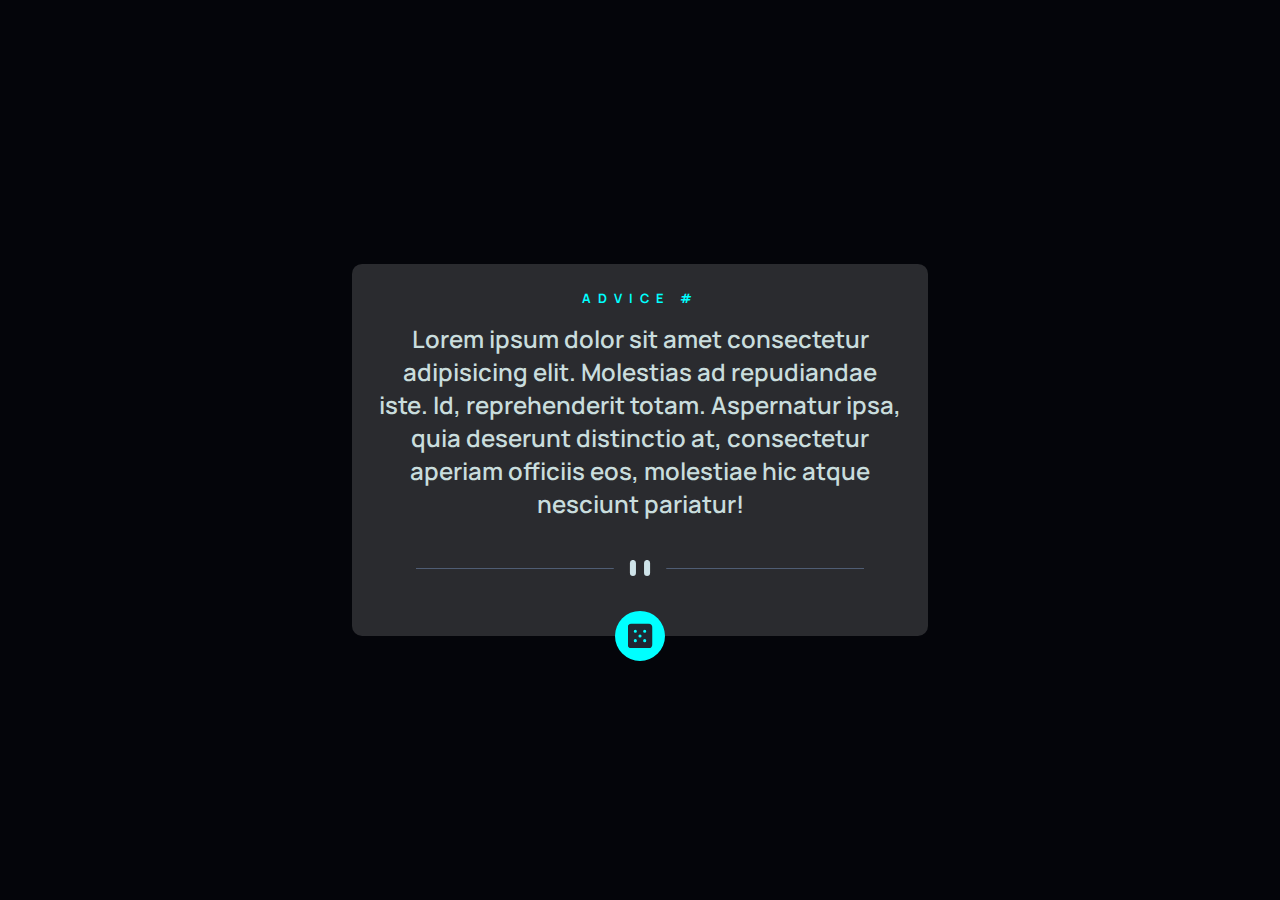
<file: advice generator/index.html>
<!DOCTYPE html>
<html lang="en">
<head>
    <meta charset="UTF-8">
    <meta http-equiv="X-UA-Compatible" content="IE=edge">
    <meta name="viewport" content="width=device-width, initial-scale=1.0">
    <title>Document</title>
    <link rel="stylesheet" href="style.css">
    <link rel="preconnect" href="https://fonts.googleapis.com">
<link rel="preconnect" href="https://fonts.gstatic.com" crossorigin>
<link href="https://fonts.googleapis.com/css2?family=Manrope:wght@300;400;600&display=swap" rel="stylesheet">
</head>
<body>
    <div class="content">
        <h1 class="title">Advice # </h1>

        <p class="advice">
            Lorem ipsum dolor sit amet consectetur adipisicing elit. Molestias ad repudiandae iste. Id, reprehenderit totam. Aspernatur ipsa, quia deserunt distinctio at, consectetur aperiam officiis eos, molestiae hic atque nesciunt pariatur!
        </p>

        <img class="line" src="images/pattern-divider-desktop.svg">
        <div class="icon-dice generator"><img src="images/icon-dice.svg"></div>
    </div>


    <script src="script.js"></script>
</body>
</html>
</file>
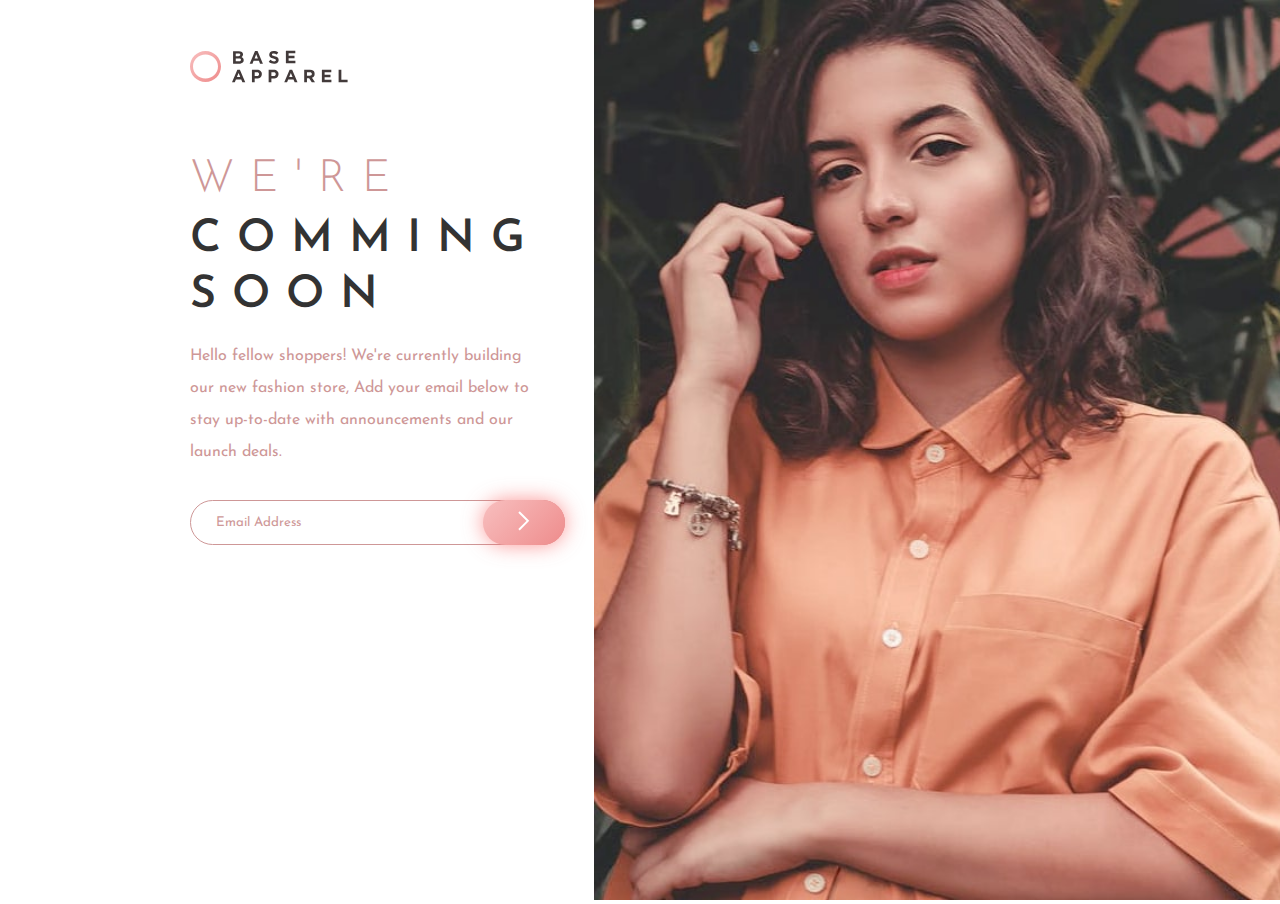
<file: base apparel coming soon page hub/index.html>
<!DOCTYPE html>
<html lang="en">
<head>
    <meta charset="UTF-8">
    <meta http-equiv="X-UA-Compatible" content="IE=edge">
    <meta name="viewport" content="width=device-width, initial-scale=1.0">
    <title>Document</title>
    <link rel="stylesheet" href="style.css">
    <link rel="preconnect" href="https://fonts.googleapis.com">
<link rel="preconnect" href="https://fonts.gstatic.com" crossorigin>
<link href="https://fonts.googleapis.com/css2?family=Josefin+Sans:wght@300;400;600&display=swap" rel="stylesheet">
</head>
<body>
    
    <main>
        <div class="logo">
                <img src="images/logo.svg">
        </div>

        <h1>We're</h1>
        <h2>Comming<br>soon</h2>

        <p>
            Hello fellow shoppers! We're currently building our new fashion store, Add your email below to stay up-to-date with announcements and our launch deals.
        </p>

        <div class="email-area">
            <form>
                <input type="email" id="email" placeholder="Email Address" required>
                <img src="images/icon-error.svg" class="errorimg">
                <button id="btn-email"><img src="images/icon-arrow.svg"></button>
            </form>
        </div>
        <p class="error"></p>

    </main>


    <div class="image">
        <picture>
            <source media="(max-width: 1025px)" srcset="images/hero-mobile.jpg">
            <img src="images/hero-desktop.jpg">
        </picture>
    </div>



    <script src="script.js"></script>
</body>
</html>
</file>
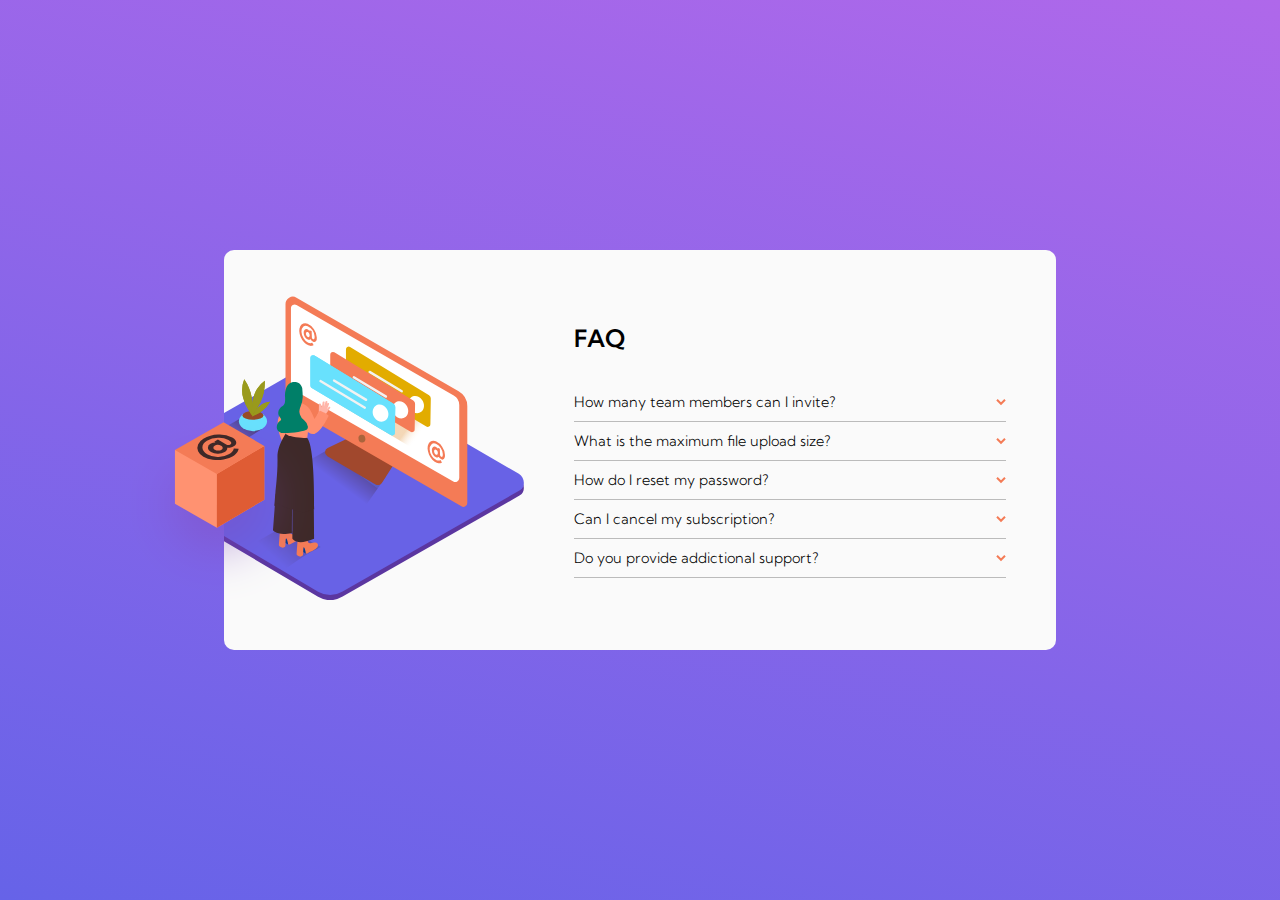
<file: faq-accordion-card/index.html>
<!DOCTYPE html>
<html lang="en">
<head>
    <meta charset="UTF-8">
    <meta http-equiv="X-UA-Compatible" content="IE=edge">
    <meta name="viewport" content="width=device-width, initial-scale=1.0">
    <title>Document</title>
    <link rel="stylesheet" href="style.css">
    <link rel="preconnect" href="https://fonts.googleapis.com">
<link rel="preconnect" href="https://fonts.gstatic.com" crossorigin>
<link href="https://fonts.googleapis.com/css2?family=Kumbh+Sans:wght@300;500;600&display=swap" rel="stylesheet">
</head>
<body>
    <section class="content">
        <div class="left-section">
            <div class="image">
                <img src="images/illustration-woman-online-desktop.svg" alt="">
            </div>
            <img class="box-img" src="images/illustration-box-desktop.svg" alt="">
        </div>

        <div class="right-section">
            <div class="faq-card">
                <h1>faq</h1>
                <div class="accordion">
                    <div class="accordion-item">
                        <div class="accordion-header">
                            How many team members can I invite?
                            <img src="images/icon-arrow-down.svg" alt="">
                        </div>
                        <div class="accordion-content">
                            Lorem ipsum dolor sit amet consectetur adipisicing elit. Consequatur architecto dignissimos voluptas quo provident
                            <img src="images/icon-arrow-down.svg" alt="">
                        </div>
                    </div>
                    <div class="accordion-item">
                        <div class="accordion-header">
                            What is the maximum file upload size?
                            <img src="images/icon-arrow-down.svg" alt="">
                        </div>
                        <div class="accordion-content">
                            Lorem ipsum dolor sit amet consectetur adipisicing elit. Consequatur architecto dignissimos voluptas quo provident
                            <img src="images/icon-arrow-down.svg" alt="">
                        </div>
                    </div>
                    <div class="accordion-item">
                        <div class="accordion-header">
                            How do I reset my password?
                            <img src="images/icon-arrow-down.svg" alt="">
                        </div>
                        <div class="accordion-content">
                            Lorem ipsum dolor sit amet consectetur adipisicing elit. Consequatur architecto dignissimos voluptas quo provident
                            <img src="images/icon-arrow-down.svg" alt="">
                        </div>
                    </div>
                    <div class="accordion-item">
                        <div class="accordion-header">
                            Can I cancel my subscription?
                            <img src="images/icon-arrow-down.svg" alt="">
                        </div>
                        <div class="accordion-content">
                            Lorem ipsum dolor sit amet consectetur adipisicing elit. Consequatur architecto dignissimos voluptas quo provident
                            <img src="images/icon-arrow-down.svg" alt="">
                        </div>
                    </div>
                    <div class="accordion-item">
                        <div class="accordion-header">
                            Do you provide addictional support?
                            <img src="images/icon-arrow-down.svg" alt="">
                        </div>
                        <div class="accordion-content">
                            Lorem ipsum dolor sit amet consectetur adipisicing elit. Consequatur architecto dignissimos voluptas quo provident
                            <img src="images/icon-arrow-down.svg" alt="">
                        </div>
                    </div>
                </div>
            </div>
        </div>
    </section>


    <script src="script.js"></script>
</body>
</html>
</file>
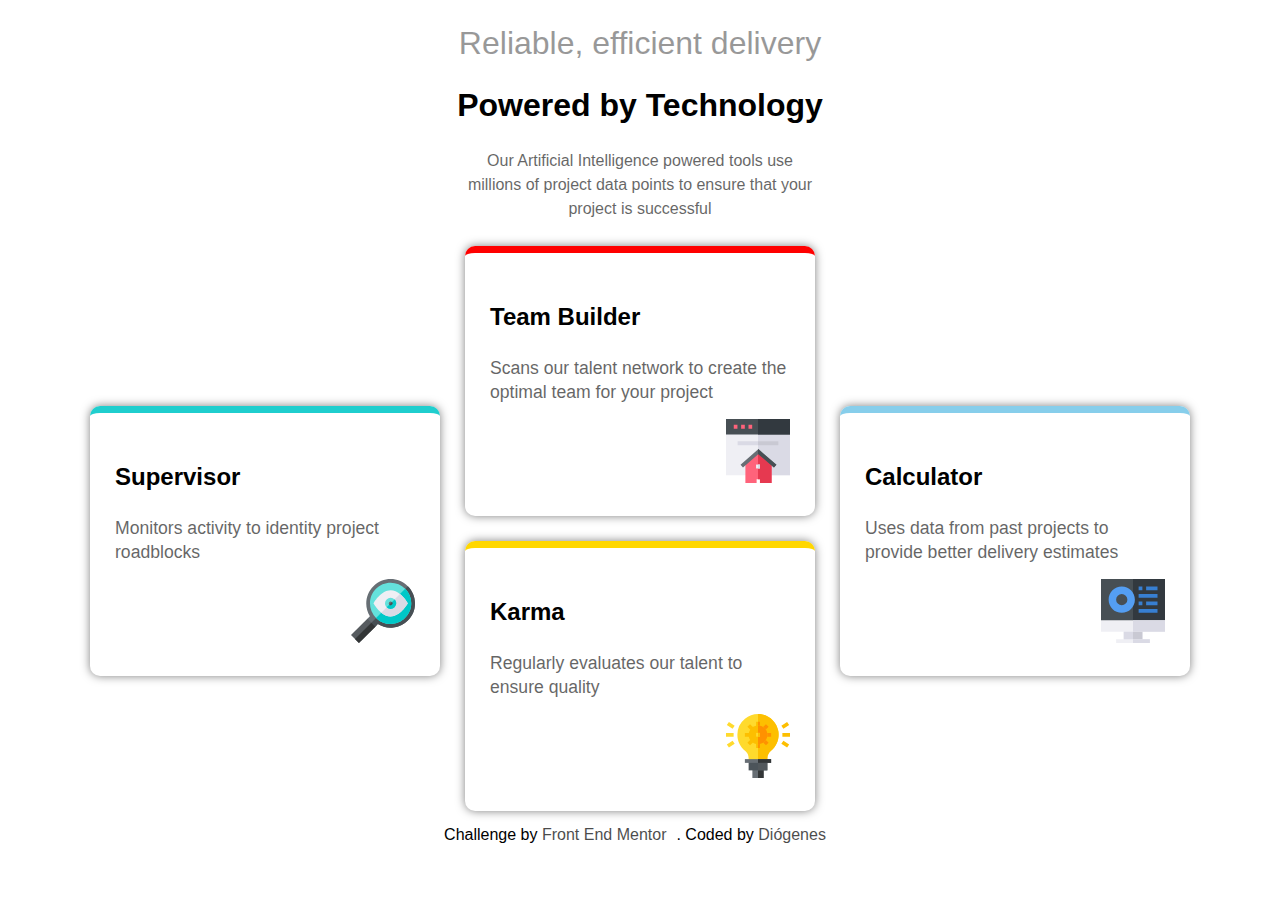
<file: four card feature section master/index.html>
<!DOCTYPE html>
<html lang="en">
<head>
    <meta charset="UTF-8">
    <meta http-equiv="X-UA-Compatible" content="IE=edge">
    <meta name="viewport" content="width=device-width, initial-scale=1.0">
    <title>Document</title>
    <link rel="stylesheet" href="style.css">
</head>
<body>
    <header>
        <h1>Reliable, efficient delivery</h1>
        <h2>Powered by Technology</h2>
        <p>Our Artificial Intelligence powered tools use millions of project data points to ensure that your project is successful</p>
    </header>

    <div class="cards">
        <div class="card card-cyan">
            <h1>Supervisor</h1>
            <p>Monitors activity to identity project roadblocks</p>
            <img src="images/icon-supervisor.svg">
        </div>
        <div class="card card-red">
            <h1>Team Builder</h1>
            <p>Scans our talent network to create the optimal team for your project
            </p>
            <img src="images/icon-team-builder.svg">
        </div>
        <div class="card card-yellow">
            <h1>Karma</h1>
            <p>Regularly evaluates our talent to ensure quality
            </p>
            <img src="images/icon-karma.svg">
        </div>
        <div class="card card-blue">
            <h1>Calculator</h1>
            <p>Uses data from past projects to provide better delivery estimates
            </p>
            <img src="images/icon-calculator.svg">
        </div>
    </div>

    <div class="copy">
        Challenge by <span>Front End Mentor</span>. Coded by <span>Diógenes</span>
    </div>
</body>
</html>
</file>
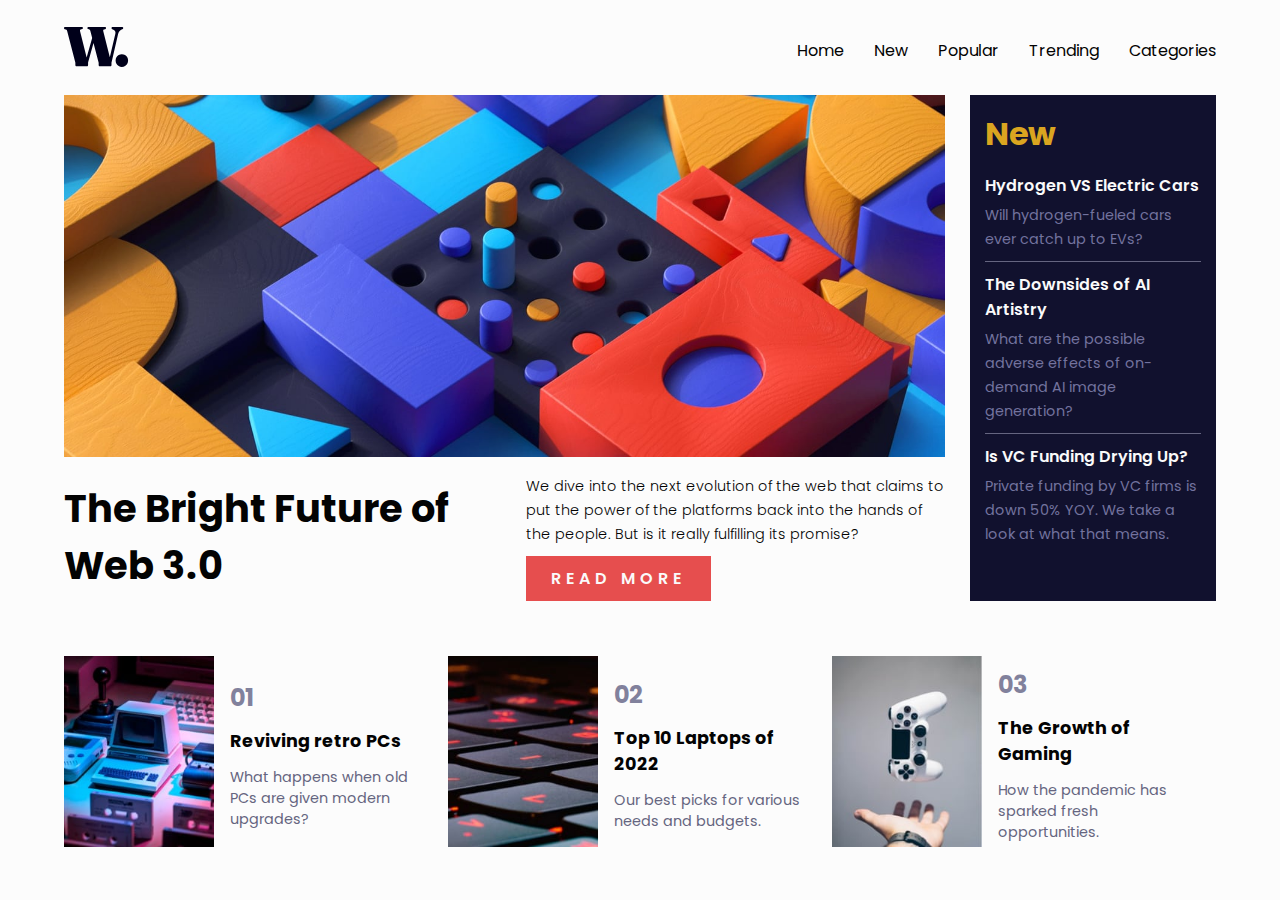
<file: news homepage main/index.html>
<!DOCTYPE html>
<html lang="en">
<head>
    <meta charset="UTF-8">
    <meta http-equiv="X-UA-Compatible" content="IE=edge">
    <meta name="viewport" content="width=device-width, initial-scale=1.0">
    <title>Document</title>
    <link rel="stylesheet" href="style.css">
    <link rel="preconnect" href="https://fonts.googleapis.com">
<link rel="preconnect" href="https://fonts.gstatic.com" crossorigin>
<link href="https://fonts.googleapis.com/css2?family=Poppins:wght@300;400;600;700&display=swap" rel="stylesheet">
</head>
<body>
    <header>
        <div class="logo">
            <img src="assets/images/logo.svg">
        </div>

        <nav>
            <ul>
                <li><a href="#">Home</a></li>
                <li><a href="#">New</a></li>
                <li><a href="#">Popular</a></li>
                <li><a href="#">Trending</a></li>
                <li><a href="#">Categories</a></li>
            </ul>
        </nav>

        <div class="mobile-icon">
            <img src="assets/images/icon-menu.svg">
        </div>
    </header>


    <section class="hero-section">
        <div class="main-content">
            <div class="image">
                <picture>
                    <source media="(max-width: 768px)" srcset="assets/images/image-web-3-mobile.jpg">
                    <img src="assets/images/image-web-3-desktop.jpg">
                </picture>
            </div>

            <article>
                <h1>The Bright Future of Web 3.0</h1>
                <div>
                    <p>
                        We dive into the next evolution of the web that claims to put the power of the platforms back into the hands of the people. But is it really fulfilling its promise?
                    </p>
                    <button>Read More</button>
                </div>
            </article>
        </div>

        <div class="new-content">
            <h1>New</h1>
            <article>
                <h1>Hydrogen VS Electric Cars</h1>
                <p>
                    Will hydrogen-fueled cars ever catch up to EVs?
                </p>
            </article>

            <article>
                <h1>
                    The Downsides of AI Artistry
                </h1>
                <p>
                    What are the possible adverse effects of on-demand AI image generation?
                </p>
            </article>

            <article>
                <h1>
                    Is VC Funding Drying Up?
                </h1>
                <p>
                    Private funding by VC firms is down 50% YOY. We take a look at what that means.
                </p>
            </article>
        </div>
    </section>


    <div class="cards">
        <article>
            <div class="img"><img src="assets/images/image-retro-pcs.jpg"></div>
            <div class="txt">
                <h2>01</h2>
                <h1>Reviving retro PCs</h1>
                <p>
                    What happens when old PCs are given modern upgrades?
                </p>
            </div>
        </article>

        <article>
            <div class="img"><img src="assets/images/image-top-laptops.jpg"></div>
            <div class="txt">
                <h2>02</h2>
                <h1>Top 10 Laptops of 2022</h1>
                <p>
                    Our best picks for various needs and budgets.
                </p>
            </div>
        </article>

        <article>
            <div class="img"><img src="assets/images/image-gaming-growth.jpg"></div>
            <div class="txt">
                <h2>03</h2>
                <h1>The Growth of Gaming</h1>
                <p>
                    How the pandemic has sparked fresh opportunities.
                </p>
            </div>
        </article>
    </div>


    <script src="script.js"></script>
</body>
</html>
</file>
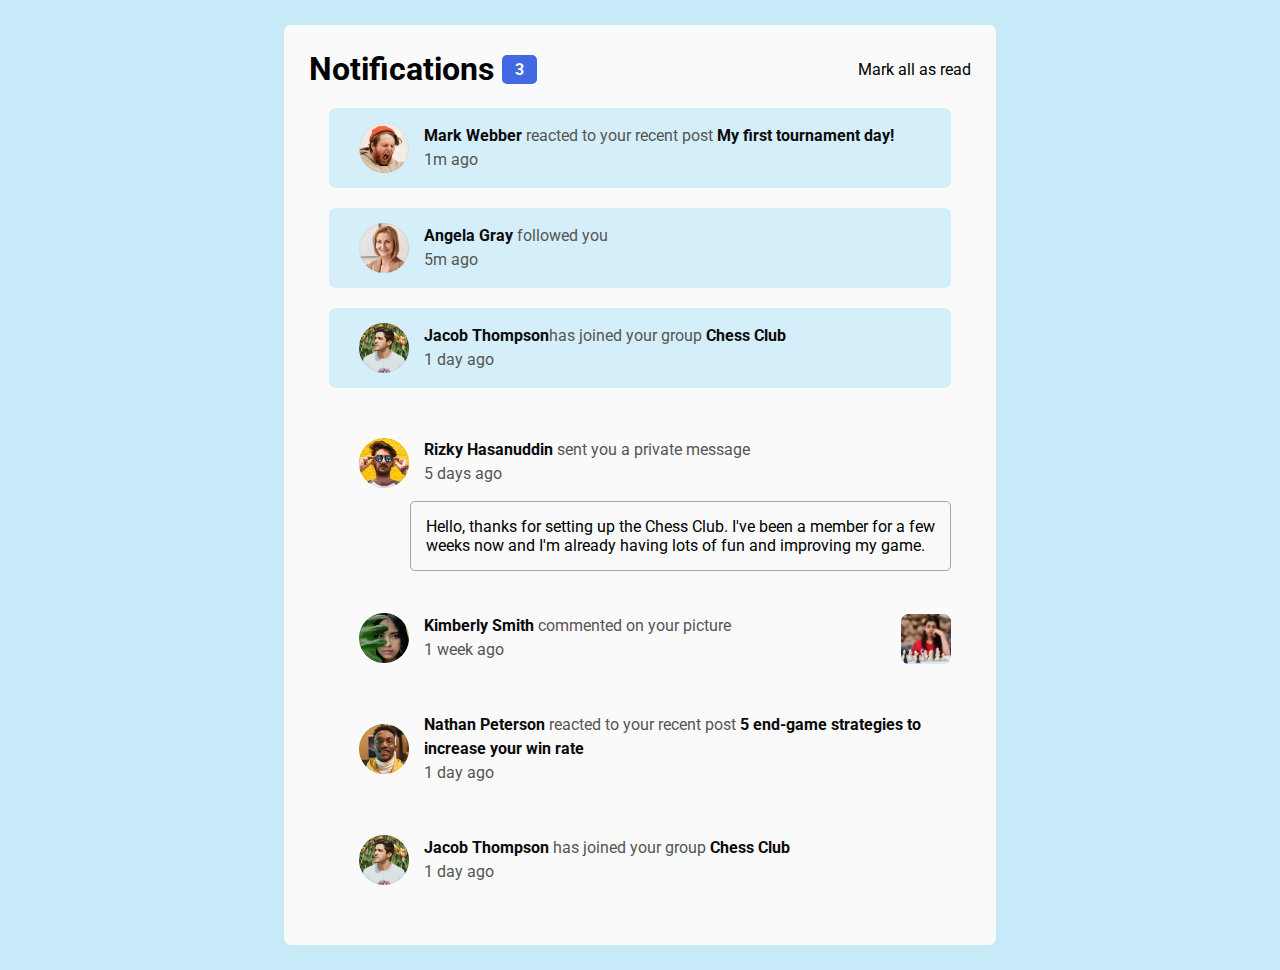
<file: notifications page/index.html>
<!DOCTYPE html>
<html lang="en">
<head>
    <meta charset="UTF-8">
    <meta http-equiv="X-UA-Compatible" content="IE=edge">
    <meta name="viewport" content="width=device-width, initial-scale=1.0">
    <title>Document</title>
    <link rel="stylesheet" href="style.css">
    <link rel="preconnect" href="https://fonts.googleapis.com">
<link rel="preconnect" href="https://fonts.gstatic.com" crossorigin>
<link href="https://fonts.googleapis.com/css2?family=Roboto:ital,wght@0,300;0,400;1,500&display=swap" rel="stylesheet">
</head>
<body>
    <main>
        <header>
            <div class="title">
                <h1>Notifications</h1>
                <span>3</span>
            </div>

            <button>Mark all as read</button>
        </header>

        <div class="notification not-read">
            <img src="images/avatar-mark-webber.webp">
            <p><strong>Mark Webber</strong> reacted to your recent post <strong>My first tournament day!</strong><br>1m ago</p>
        </div>

        <div class="notification not-read">
            <img src="images/avatar-angela-gray.webp">
            <p><strong>Angela Gray</strong> followed you<br>5m ago</p>
        </div>

        <div class="notification not-read">
            <img src="images/avatar-jacob-thompson.webp">
            <p><strong>Jacob Thompson</strong>has joined your group <strong>Chess Club</strong><br>1 day ago</p>
        </div>

        <div class="notification">
            <img src="images/avatar-rizky-hasanuddin.webp">
            <div>
                <p><strong>Rizky Hasanuddin</strong> sent you a private message<br>5 days ago</p>
                <div class="break"></div>
                <div class="message">
                    Hello, thanks for setting up the Chess Club. I've been a member for a few<br>weeks now and I'm already having lots of fun and improving my game.
                </div>
            </div>
        </div>

        <div class="notification">
            <img src="images/avatar-kimberly-smith.webp">
            <p><strong>Kimberly Smith </strong>commented on your picture <img class="chessimage" src="images/image-chess.webp"><br>1 week ago</p>
        </div>

        <div class="notification">
            <img src="images/avatar-nathan-peterson.webp">
            <p><strong>Nathan Peterson </strong> reacted to your recent post <strong>5 end-game strategies to<br>increase your win rate</strong><br>1 day ago</p>
        </div>

        <div class="notification">
            <img src="images/avatar-jacob-thompson.webp">
            <p><strong>Jacob Thompson </strong>has joined your group <strong>Chess Club</strong><br>1 day ago</p>
        </div>

    </main>


    <script src="script.js"></script>
</body>
</html>
</file>
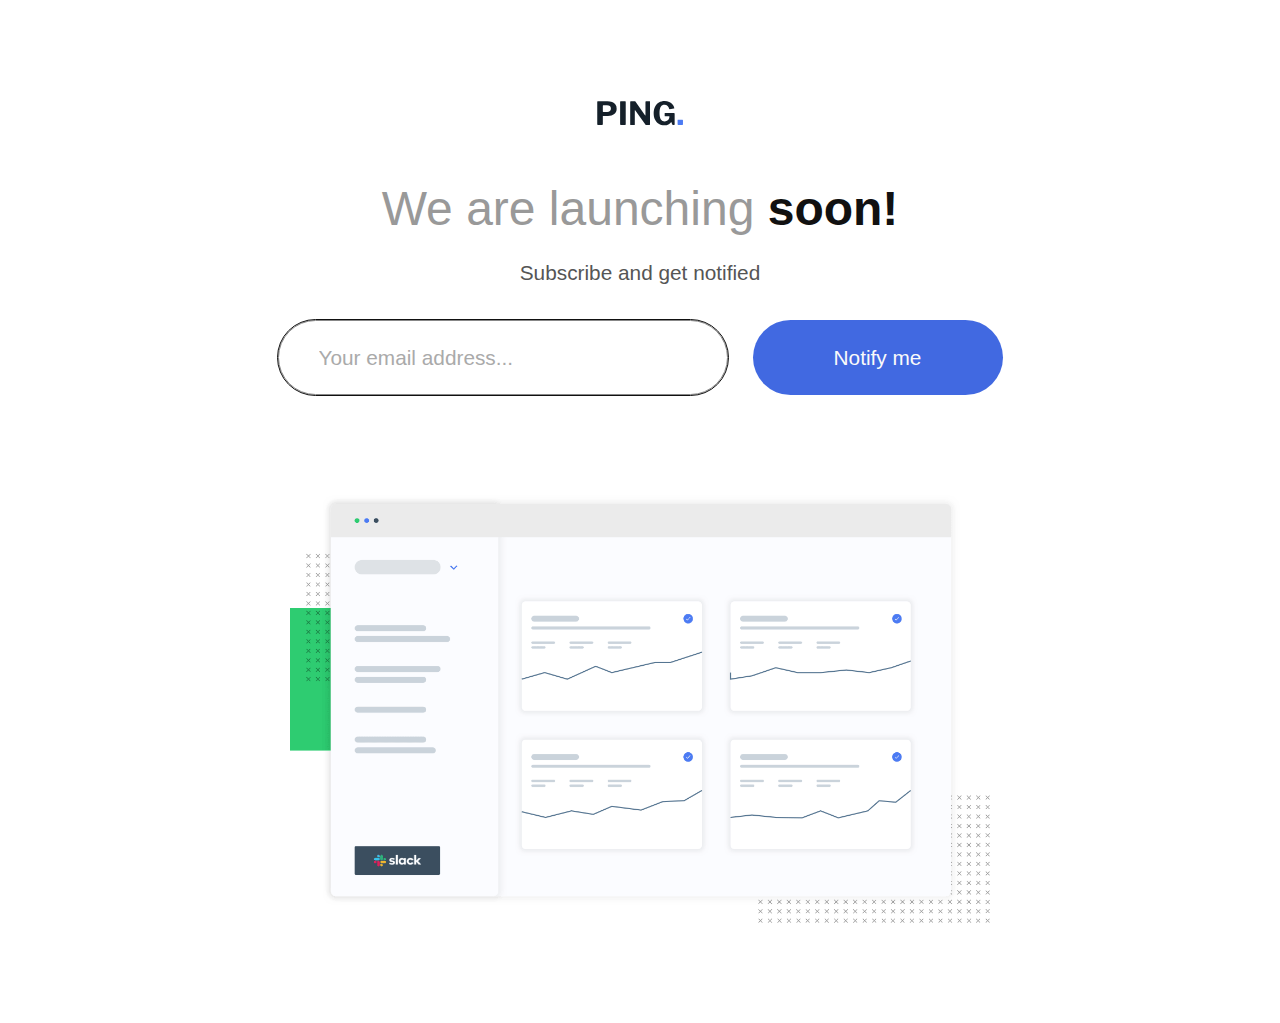
<file: ping coming soon/index.html>
<!DOCTYPE html>
<html lang="en">
<head>
    <meta charset="UTF-8">
    <meta http-equiv="X-UA-Compatible" content="IE=edge">
    <meta name="viewport" content="width=device-width, initial-scale=1.0">
    <title>Document</title>
    <link rel="stylesheet" href="style.css">
</head>
<body>
    <main>
        <img src="images/logo.svg" class="logo">

        <h1>We are launching <span>soon!</span></h1>
        <p>Subscribe and get notified</p>

        <form>
            <input type="email" id="email" required placeholder="Your email address...">
            <button id="btn-enviar">Notify me</button>
        </form>

        <div class="error"></div>
        <div class="success">Registrado com sucesso</div>

        <img class="dashboard" src="images/illustration-dashboard.png">
    </main>


    <script src="script.js"></script>
</body>
</html>
</file>
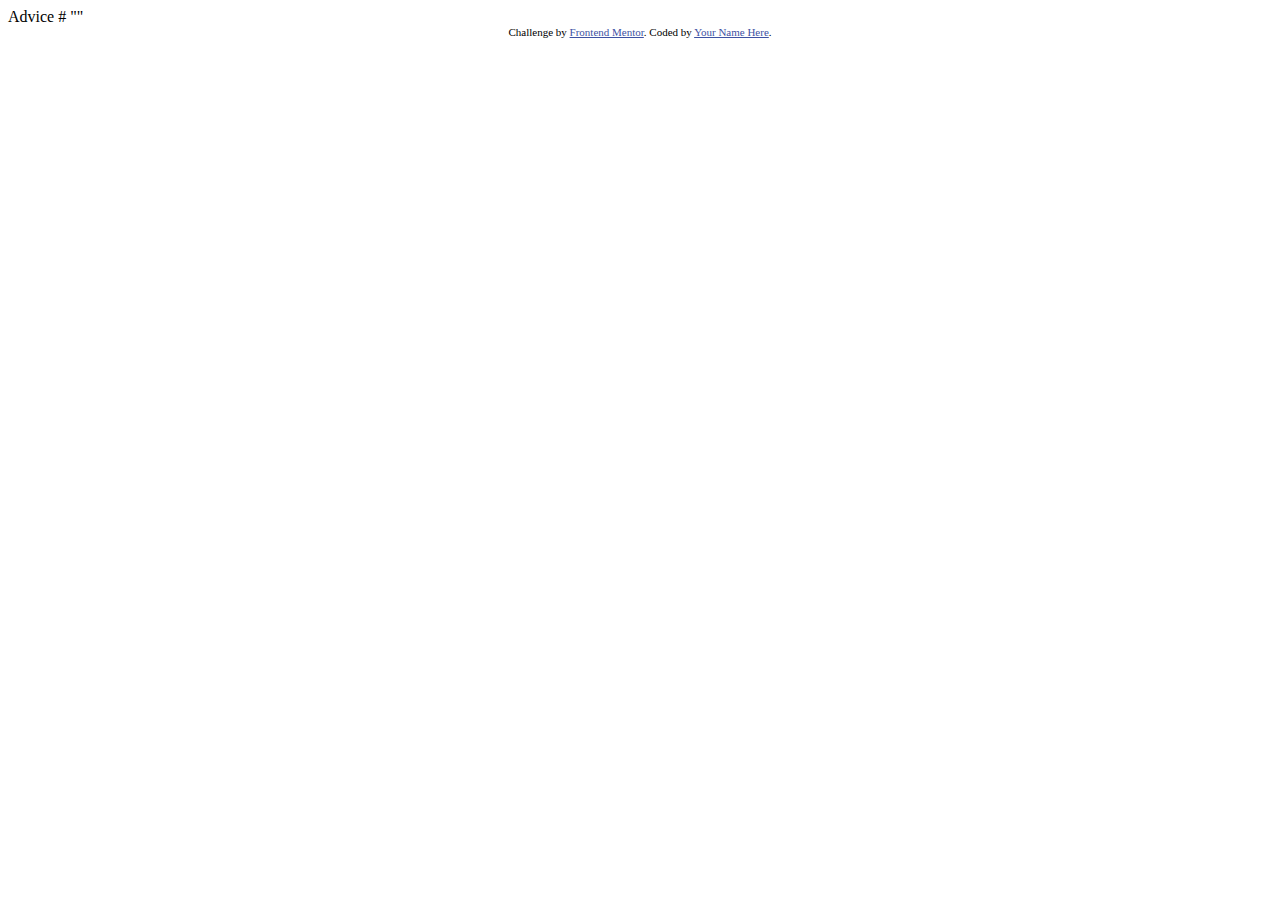
<file: advice generator/advice-generator-app-main/advice-generator-app-main/index.html>
<!DOCTYPE html>
<html lang="en">
<head>
  <meta charset="UTF-8">
  <meta name="viewport" content="width=device-width, initial-scale=1.0"> <!-- displays site properly based on user's device -->

  <link rel="icon" type="image/png" sizes="32x32" href="./images/favicon-32x32.png">
  
  <title>Frontend Mentor | Advice generator app</title>

  <!-- Feel free to remove these styles or customise in your own stylesheet 👍 -->
  <style>
    .attribution { font-size: 11px; text-align: center; }
    .attribution a { color: hsl(228, 45%, 44%); }
  </style>
</head>
<body>

  Advice #<!-- Advice ID goes here -->

  "<!-- Advice text goes here -->"
  
  <div class="attribution">
    Challenge by <a href="https://www.frontendmentor.io?ref=challenge" target="_blank">Frontend Mentor</a>. 
    Coded by <a href="#">Your Name Here</a>.
  </div>
</body>
</html>
</file>
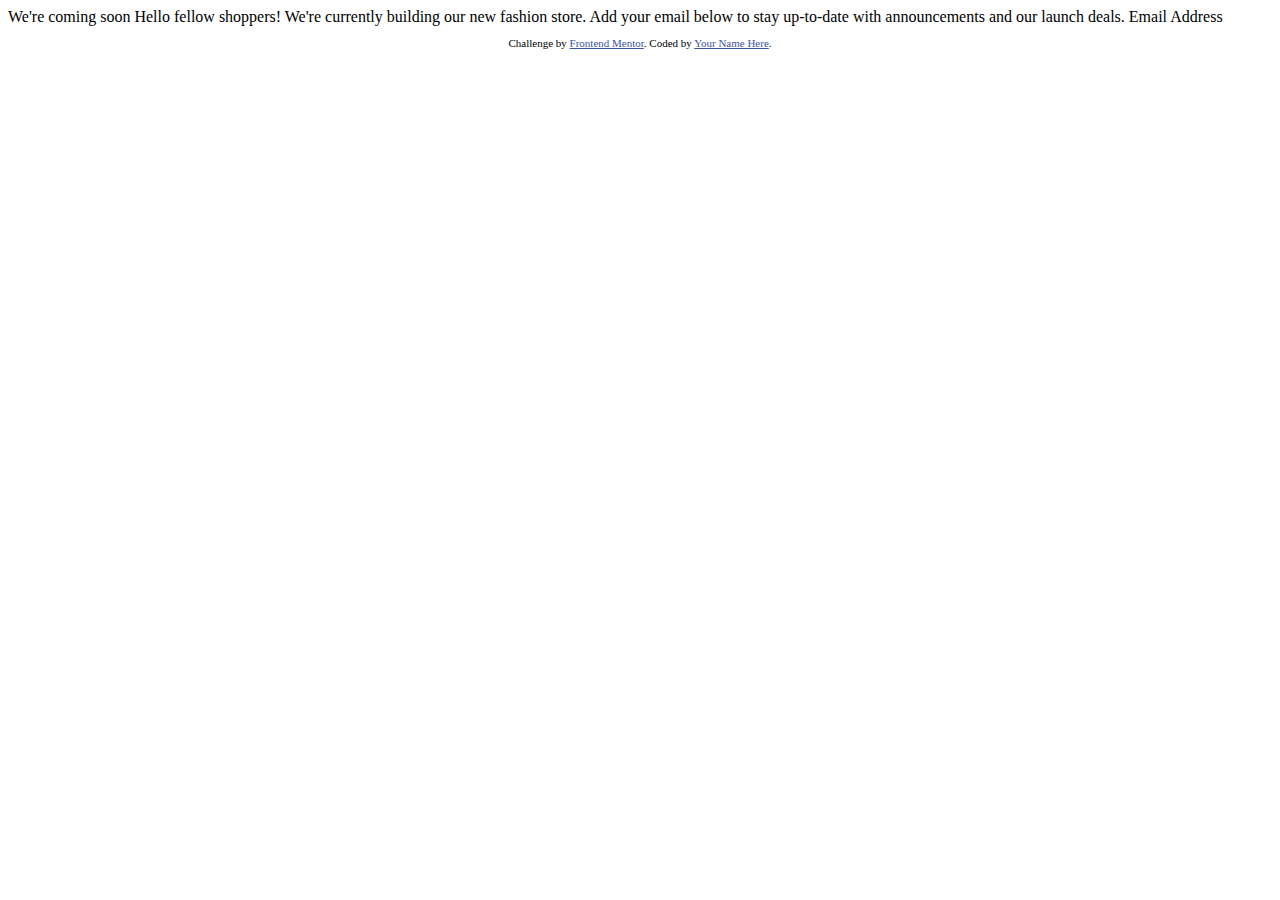
<file: base apparel coming soon page hub/base-apparel-coming-soon-master/base-apparel-coming-soon-master/index.html>
<!DOCTYPE html>
<html lang="en">
<head>
  <meta charset="UTF-8">
  <meta name="viewport" content="width=device-width, initial-scale=1.0"> <!-- displays site properly based on user's device -->

  <link rel="icon" type="image/png" sizes="32x32" href="./images/favicon-32x32.png">
  
  <title>Frontend Mentor | Base Apparel coming soon page</title>

  <!-- Feel free to remove these styles or customise in your own stylesheet 👍 -->
  <style>
    .attribution { font-size: 11px; text-align: center; }
    .attribution a { color: hsl(228, 45%, 44%); }
  </style>
</head>
<body>

  We're coming soon

  Hello fellow shoppers! We're currently building our new fashion store. 
  Add your email below to stay up-to-date with announcements and our launch deals.

  Email Address
  
  <footer>
    <p class="attribution">
      Challenge by <a href="https://www.frontendmentor.io?ref=challenge" target="_blank">Frontend Mentor</a>. 
      Coded by <a href="#">Your Name Here</a>.
    </p>
  </footer>
</body>
</html>
</file>
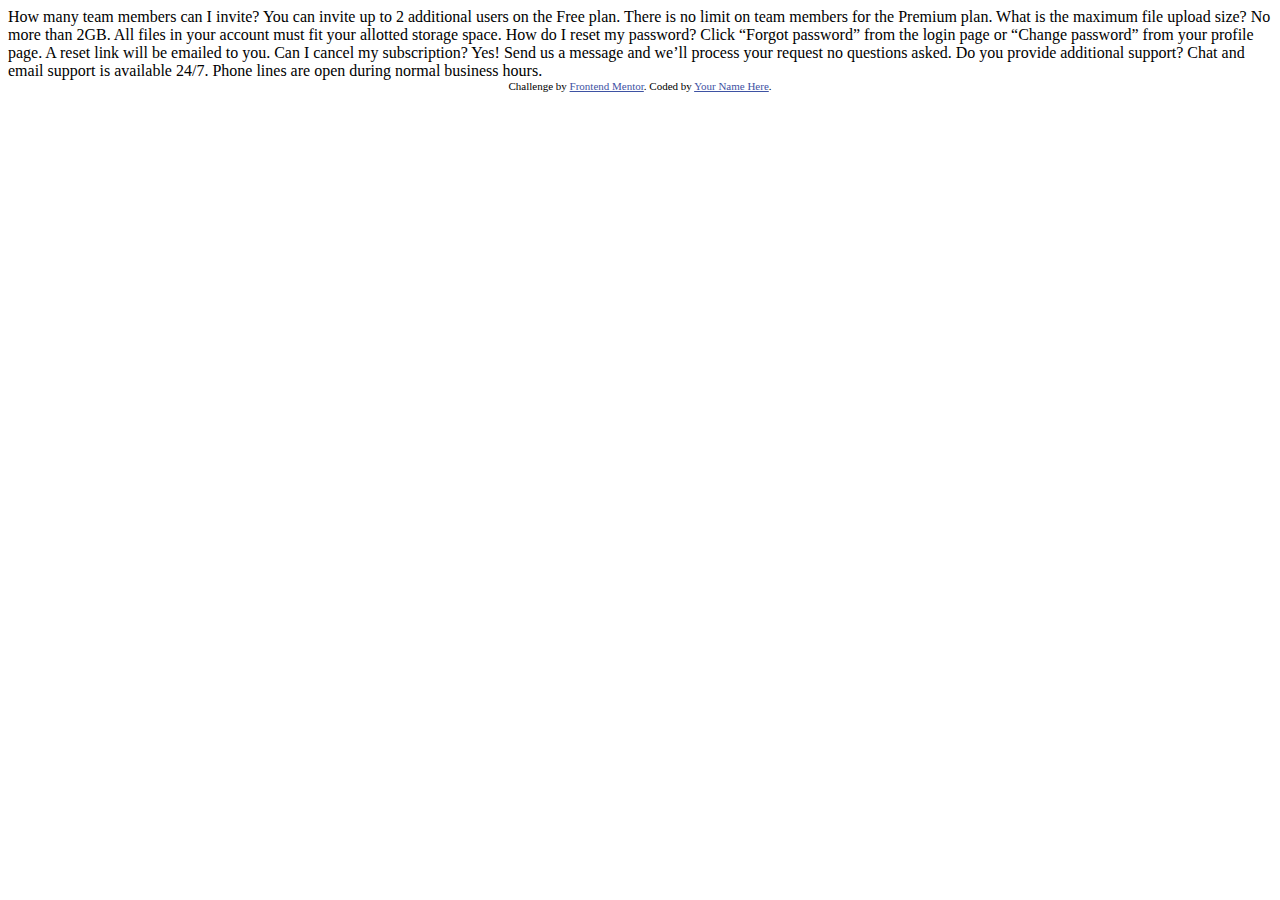
<file: faq-accordion-card/faq-accordion-card-main/faq-accordion-card-main/index.html>
<!DOCTYPE html>
<html lang="en">
<head>
  <meta charset="UTF-8">
  <meta name="viewport" content="width=device-width, initial-scale=1.0"> <!-- displays site properly based on user's device -->

  <link rel="icon" type="image/png" sizes="32x32" href="./images/favicon-32x32.png">
  
  <title>Frontend Mentor | FAQ Accordion Card</title>

  <!-- Feel free to remove these styles or customise in your own stylesheet 👍 -->
  <style>
    .attribution { font-size: 11px; text-align: center; }
    .attribution a { color: hsl(228, 45%, 44%); }
  </style>
</head>
<body>
  How many team members can I invite?
  You can invite up to 2 additional users on the Free plan. There is no limit on 
  team members for the Premium plan.

  What is the maximum file upload size?
  No more than 2GB. All files in your account must fit your allotted storage space.

  How do I reset my password?
  Click “Forgot password” from the login page or “Change password” from your profile page.
  A reset link will be emailed to you.

  Can I cancel my subscription?
  Yes! Send us a message and we’ll process your request no questions asked.

  Do you provide additional support?
  Chat and email support is available 24/7. Phone lines are open during normal business hours.

  <div class="attribution">
    Challenge by <a href="https://www.frontendmentor.io?ref=challenge" target="_blank">Frontend Mentor</a>. 
    Coded by <a href="#">Your Name Here</a>.
  </div>
</body>
</html>
</file>
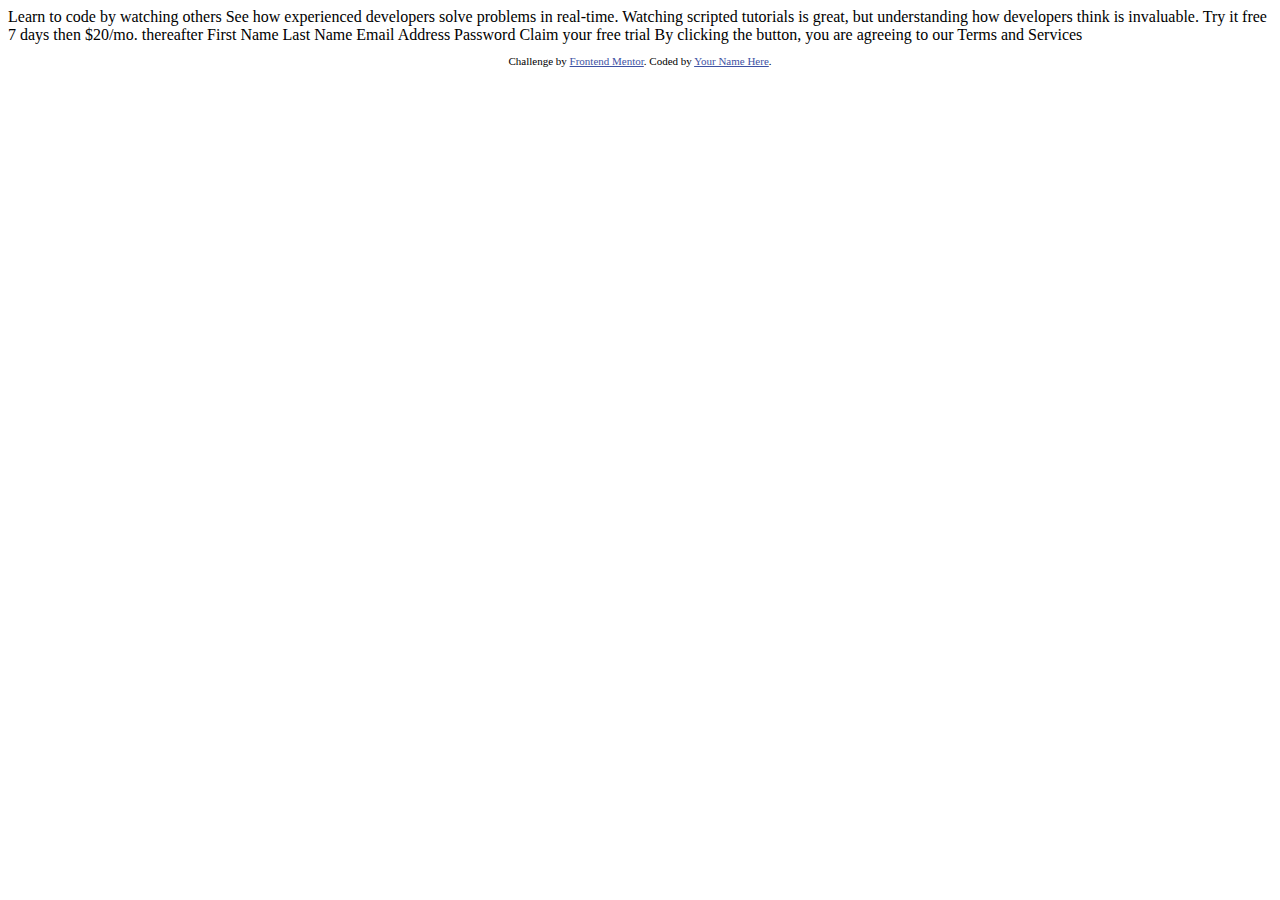
<file: intro-component-with-signup/intro-component-with-signup-form-master/intro-component-with-signup-form-master/index.html>
<!DOCTYPE html>
<html lang="en">
<head>
  <meta charset="UTF-8">
  <meta name="viewport" content="width=device-width, initial-scale=1.0"> <!-- displays site properly based on user's device -->

  <link rel="icon" type="image/png" sizes="32x32" href="./images/favicon-32x32.png">
  
  <title>Frontend Mentor | Intro component with sign up form</title>

  <!-- Feel free to remove these styles or customise in your own stylesheet 👍 -->
  <style>
    .attribution { font-size: 11px; text-align: center; }
    .attribution a { color: hsl(228, 45%, 44%); }
  </style>
</head>
<body>

  Learn to code by watching others

  See how experienced developers solve problems in real-time. Watching scripted tutorials is great, 
  but understanding how developers think is invaluable. 

  Try it free 7 days then $20/mo. thereafter

  First Name 
  Last Name 
  Email Address
  Password

  Claim your free trial 

  By clicking the button, you are agreeing to our Terms and Services
  
  <footer>
    <p class="attribution">
      Challenge by <a href="https://www.frontendmentor.io?ref=challenge" target="_blank">Frontend Mentor</a>. 
      Coded by <a href="#">Your Name Here</a>.
    </p>
  </footer>
</body>
</html>
</file>
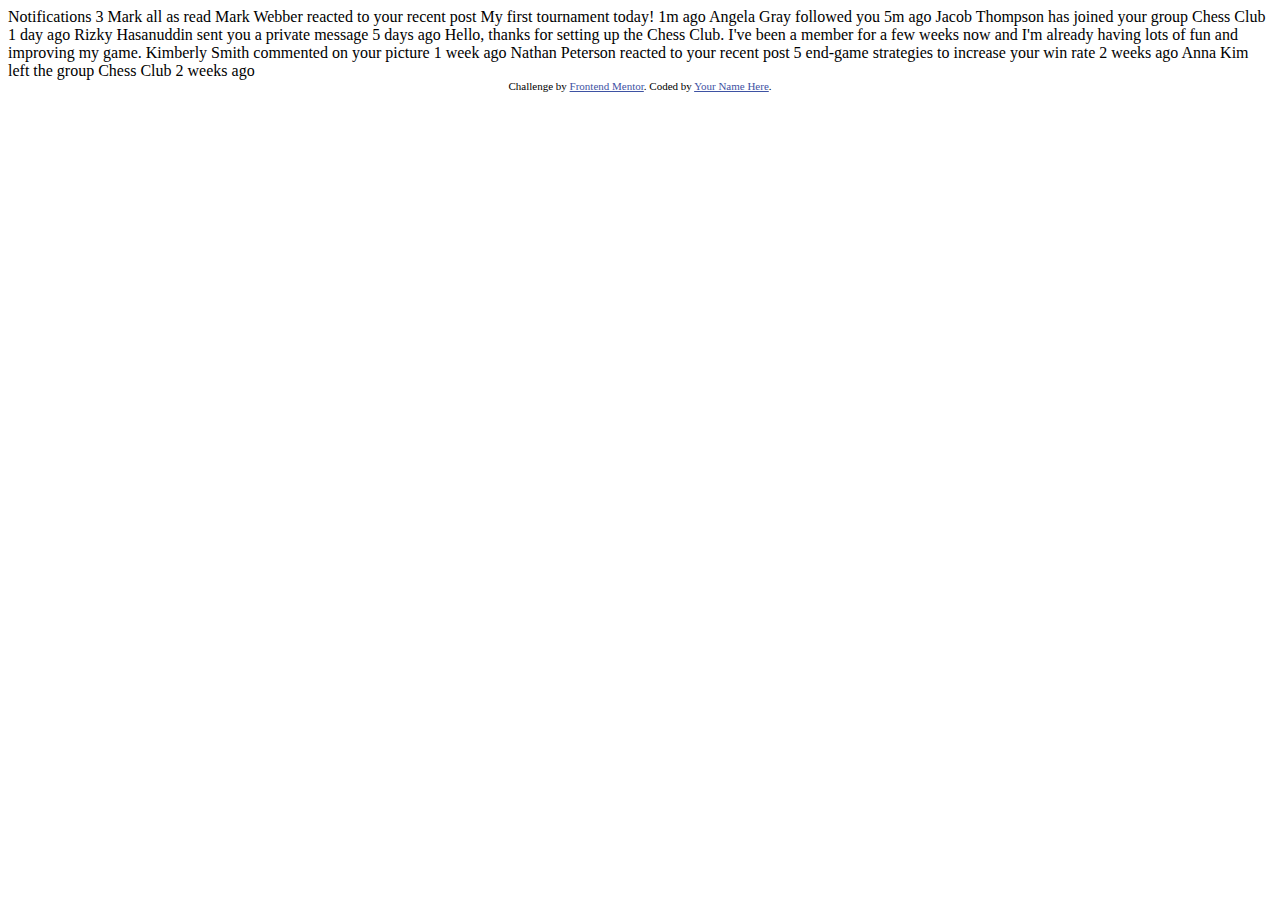
<file: notifications page/notifications-page-main/notifications-page-main/index.html>
<!DOCTYPE html>
<html lang="en">
<head>
  <meta charset="UTF-8">
  <meta name="viewport" content="width=device-width, initial-scale=1.0"> <!-- displays site properly based on user's device -->

  <link rel="icon" type="image/png" sizes="32x32" href="./assets/images/favicon-32x32.png">
  
  <title>Frontend Mentor | Notifications page</title>

  <!-- Feel free to remove these styles or customise in your own stylesheet 👍 -->
  <style>
    .attribution { font-size: 11px; text-align: center; }
    .attribution a { color: hsl(228, 45%, 44%); }
  </style>
</head>
<body>

  Notifications 3

  Mark all as read

  Mark Webber reacted to your recent post My first tournament today!
  1m ago

  Angela Gray followed you
  5m ago

  Jacob Thompson has joined your group Chess Club
  1 day ago

  Rizky Hasanuddin sent you a private message
  5 days ago
  Hello, thanks for setting up the Chess Club. I've been a member for a few weeks now and 
  I'm already having lots of fun and improving my game.

  Kimberly Smith commented on your picture
  1 week ago

  Nathan Peterson reacted to your recent post 5 end-game strategies to increase your win rate
  2 weeks ago

  Anna Kim left the group Chess Club
  2 weeks ago
  
  <div class="attribution">
    Challenge by <a href="https://www.frontendmentor.io?ref=challenge" target="_blank">Frontend Mentor</a>. 
    Coded by <a href="#">Your Name Here</a>.
  </div>
</body>
</html>
</file>
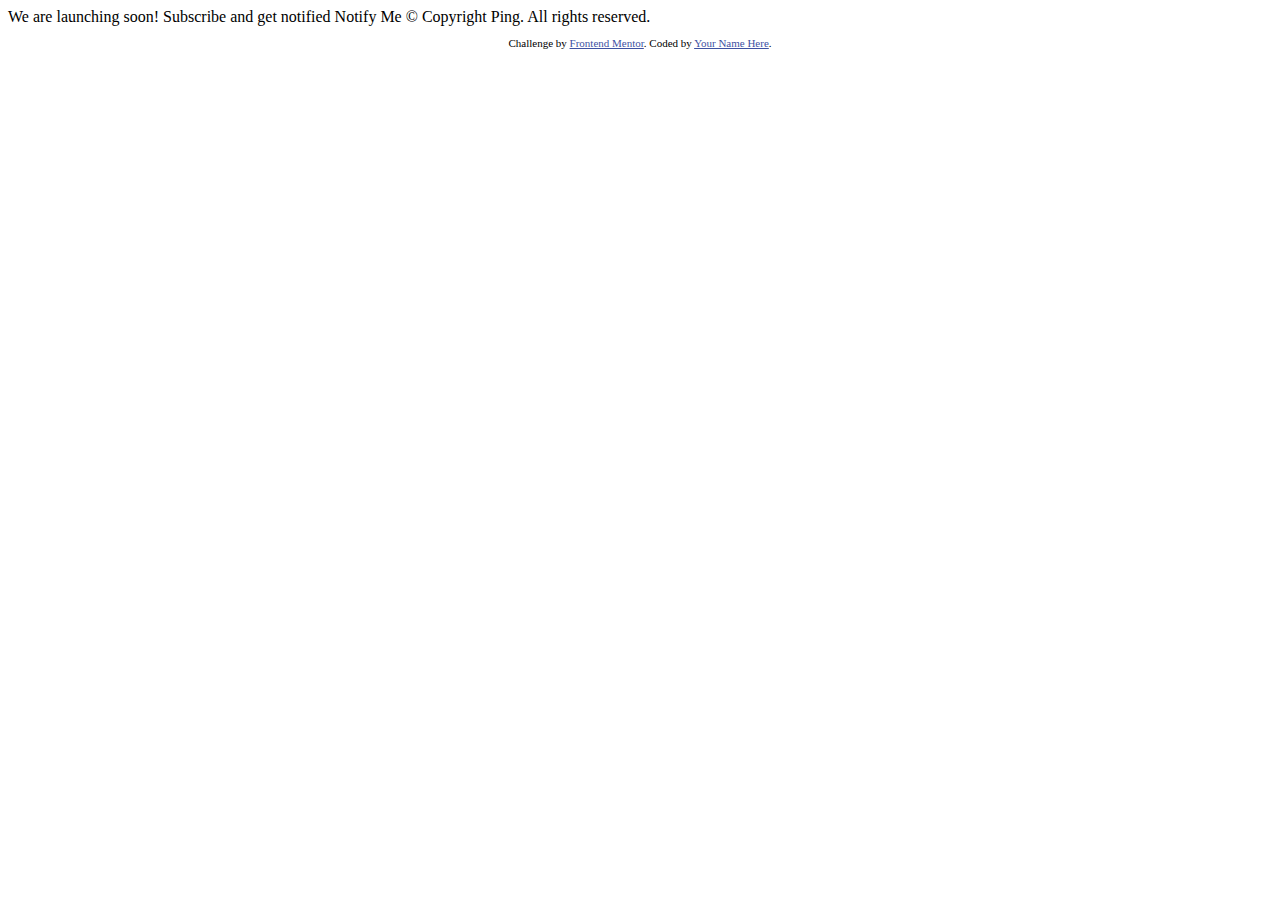
<file: ping coming soon/ping-coming-soon-page-master/ping-coming-soon-page-master/index.html>
<!DOCTYPE html>
<html lang="en">
<head>
  <meta charset="UTF-8">
  <meta name="viewport" content="width=device-width, initial-scale=1.0"> <!-- displays site properly based on user's device -->

  <link rel="icon" type="image/png" sizes="32x32" href="./images/favicon-32x32.png">
  
  <title>Frontend Mentor | Ping coming soon page</title>

  <!-- Feel free to remove these styles or customise in your own stylesheet 👍 -->
  <style>
    .attribution { font-size: 11px; text-align: center; }
    .attribution a { color: hsl(228, 45%, 44%); }
  </style>
</head>
<body>

  We are launching soon!

  Subscribe and get notified

  Notify Me

  &copy; Copyright Ping. All rights reserved.

  <footer>
    <p class="attribution">
      Challenge by <a href="https://www.frontendmentor.io?ref=challenge" target="_blank">Frontend Mentor</a>. 
      Coded by <a href="#">Your Name Here</a>.
    </p>
  </footer>
</body>
</html>
</file>
<file: advice generator/style.css>
:root {
    --main-color: #04050a;
}

* {
    padding: 0;
    margin: 0;
    box-sizing: border-box;
    font-family: 'Manrope';
}

body {
    height: 100vh;
    background-color: var(--main-color);
}

.content {
    background-color: color-mix(in srgb, var(--main-color), white 15%);
    position: absolute;
    top: 50%;
    left: 50%;
    transform: translate(-50%, -50%);
    padding: 25px;
    text-align: center;
    border-radius: 10px;
    width: max(450px, 45vw);
}

h1 {
    font-size: .8rem;
    letter-spacing: 7px;
    color: aqua;
    text-transform: uppercase;
    margin-bottom: 15px;
}

p.advice {
    color: #fcfcfc;
    font-size: 1.5rem;
    font-weight: 600;
    color: rgb(201, 221, 221);
    margin: 10px 0;
}

.line {
    margin: 30px 0;
    width: 85%;
}

.icon-dice {
    width: 50px;
    height: 50px;
    position: absolute;
    left: 50%;
    transform: translate(-50%);
    border-radius: 50%;
    background-color: aqua;
}

.icon-dice img {
    width: 50%;
    position: absolute;
    top: 50%;
    left: 50%;
    transform: translate(-50%, -50%);
}
</file>
<file: base apparel coming soon page hub/style.css>
:root {
    --desaturetedred: hsl(0, 36%, 70%);
    --softred: hsl(0, 93%, 68%);
    --darkred: hsl(0, 6%, 24%);
}

/*
Linear, 135deg, from hsl(0, 0%, 100%), to hsl(0, 100%, 98%)
Linear, 135deg, from hsl(0, 80%, 86%), to hsl(0, 74%, 74%)
*/

* {
    margin: 0;
    padding: 0;
    box-sizing: border-box;
    font-family: 'Josefin Sans';
}

body {
    display: flex;
    justify-content: space-between;
    height: 100vh;
}

main {
    padding: 50px 0 50px 190px;
    color: #333;
}

.image img {
    height: 100%;
}

.logo {
    margin-bottom: 70px;
}

h1 {
    color:hsl(0, 36%, 70%);
    font-weight: 300;
    font-size: 2.8rem;
    text-transform: uppercase;
    letter-spacing: 1rem;
    margin-bottom: .6rem;
}

h2 {
    font-size: 2.8rem;
    font-weight: 600;
    text-transform: uppercase;
    letter-spacing: 1rem;
    line-height: 3.5rem;
    margin-bottom: 1rem;
}

p {
    color:hsl(0, 36%, 70%);
    line-height: 2rem;
    margin-bottom: 2rem;
    width: 350px;
}

.email-area {
    width: 100%;
    position: relative;
}

#email {
    border-radius: 30px;
    padding: 15px 25px;
    width: 100%;
    border: 1px solid hsl(0, 36%, 70%);
    outline: none;
}

#email::placeholder {
    color: hsl(0, 36%, 70%)
}

#btn-email {
    position: absolute;
    right: 0;
    height: 100%;
    padding: 10px 35px;
    border-radius: 30px;
    box-shadow: 0 0 20px hsla(0, 93%, 68%, 0.671);
    background-image: linear-gradient(135deg, hsl(0, 80%, 86%), hsl(0, 74%, 74%));
    border: none;
    cursor: pointer;
}

.error {
    margin-left: 25px;
    margin-top: 5px;
    color:hsl(0, 93%, 68%);
}

.errorimg {
    position: absolute;
    right: 100px;
    top: 10px;
    z-index: 2;
    display: none;
}







@media screen and (max-width: 1027px) {
    body {
        flex-direction: column-reverse;
        height: auto;
        padding-top: 100px;
    }

    main {
        padding: 50px;
        text-align: center;
    }

    p {
        width: auto;
    }

    .logo {
        position: absolute;
        top: 0;
        height: 100px;
        display: flex;
        align-items: center;
        justify-content: flex-start;
        margin-bottom: 0;
    }

    .logo img {
        justify-self: flex-start;
    }

    .image {
        height: auto;
    }

    .image img {
        width: 100%;
    }


}
</file>
<file: faq-accordion-card/style.css>
* {
    margin: 0;
    padding: 0;
    box-sizing: border-box;
    font-family: 'Kumbh Sans'
}

body {
    height: 100vh;
    background-image: linear-gradient(15deg, #6663E8,#AF68EA);
    display: flex;
    justify-content: center;
    align-items: center;
}

.content {
    background-color: #fafafa;
    border-radius: 10px;
    width: max(450px, 65vw);
    height: 400px;
    display: flex;
    align-items: center;
}

.left-section {
    position: relative;
    width: 50%;
}

.image {
    overflow: hidden;
}

.image img {
    margin-left: -100px;
    width: 400px;
}

.box-img {
    position: absolute;
    bottom: 0;
    left: -100px;
}

h1 {
    font-size: 1.5rem;
    text-transform: uppercase;
    font-weight: 600;
}

.right-section {
    padding: 50px;
    width: 90%;
}

.accordion {
    margin-top: 30px;
    font-weight: 300;
}

.accordion-header {
    font-size: .9rem;
    border-bottom: 1px solid #bbb;
    padding: 10px 0;
    position: relative;
    transition: .3s;
    cursor: pointer;
}

.accordion-header:hover {
    color: tomato;
}

.accordion_checked{
    font-weight: 600;
}


.accordion-header img {
    position: absolute;
    right: 0;
    bottom: 15px;
}

.accordion-content {
    padding: 10px 0;
    position: relative;
    display: none;
    font-size: .9rem;
}

.active {
    display: block;
}

.accordion-content img {
    position: absolute;
    right: 0;
    top: 17px;
    transform: rotate(180deg);
}




@media screen and (max-width: 1050px) {
    .content {
        flex-direction: column;
        height: 80vh;
    }

    .image {
        overflow: visible;
    }

    .image img {
        width: 200px;
        margin-left: 0;
        margin-top: -50px;
    }

    .box-img {
        width: 90px;
        bottom: 10px;
        left: -10px;
    }

    h1 {
        text-align: center;
    }
}
</file>
<file: four card feature section master/style.css>
* {
    font-family: sans-serif;
    margin: 0;
    padding: 0;
    box-sizing: border-box;
}

h1 {
    margin: 25px 0;
    text-align: center;
    font-weight: 300;
    opacity: .4;
}

h2 {
    text-align: center;
    font-weight: 700;
    font-size: 2rem;
}

p {
    opacity: .6;
    text-align: center;
    font-size: 1rem;
    margin: 25px;
    line-height: 1.5rem;
}

header {
    width: 400px;
    margin: 0 auto;
}


.cards {
    display: grid;
    grid-template-columns: 4;
    grid-template-rows: 3;
    justify-content: center;
    gap: 25px;
}

.cards h1 {
    font-size: 1.5rem;
    font-weight: bolder;
    text-align: left;
    opacity: 1;
}

.cards p {
    font-size: 1.1rem;
    opacity: .6;
    text-align: left;
    margin: 0;
}

.card {
    padding: 25px;
    box-shadow: 0 0 10px rgba(0,0,0,.5);
    width: 350px;
    height: 270px;
    position: relative;
    border-radius: 10px;
}

.card img {
    position: absolute;
    right: 25px;
    margin-top: 15px;
}

.card-cyan {
    border-top: 7px solid rgb(31, 206, 206);
    grid-column: 1;
    grid-row: 2;
}

.card-red {
    border-top: 7px solid red;
    grid-column: 2;
    grid-row: 1;
}

.card-yellow {
    border-top: 7px solid gold;
    grid-column: 2;
    grid-row: 2;
}

.card-blue {
    border-top: 7px solid skyblue;
    grid-column: 4;
    grid-row: 2;
    margin-left: -25px;
}

.card:first-child, .card:last-child {
    transform: translateY(-50%);
}

.copy {
    text-align: center;
    margin: 15px;
}

.copy span {
    opacity: .7;
    margin-right: 10px;
}




@media screen and (max-width: 1127px) {
    .card:first-child, .card:last-child {
        transform: translateY(0);
    }

    .card-cyan {
        grid-row: 1;
    }

    .card-red {
        grid-column: 1;
        grid-row: 2;
    }

    .card-yellow {
        grid-column: 1;
        grid-row: 3;
    }

    .card-blue {
        grid-row: 4;
        grid-column: 1;
        margin-left: 0;
    }
}
</file>
<file: news homepage main/style.css>
* {
    margin: 0;
    padding: 0;
    box-sizing: border-box;
    font-family: 'Poppins', sans-serif;
    list-style: none;
    text-decoration: none;
    color: #030303;
}

body {
    background-color: #fcfcfc;
    padding: 5px 5vw;
}

header {
    height: 90px;
    display: flex;
    justify-content: space-between;
    align-items: center;
}

.mostra {
    left: 0;
}

nav ul {
    display: flex;
    gap: 30px;
}

nav ul li a {
    transition: .3s;
}

nav ul li a:hover {
    color: red;
}

.mobile-icon {
    display: none;
    cursor: pointer;
}

.hero-section {
    width: 100%;
    display: flex;
    justify-content: space-between;
    gap: 25px;
}

.main-content {
    width: 70vw
}

.image img {
    width: 100%;
}

.main-content article {
    display: flex;
    align-items: center;
    margin-top: 10px;
}

.main-content article h1 {
    font-size: max(1.7rem, 3vw);
}

.main-content article div {
    width: 500px;
}

.main-content article div p {
    font-size: .9rem;
    line-height: 1.5rem;
    font-weight: 300;
}

.main-content article div button {
    background-color: rgb(230, 78, 78);
    color: #fafafa;
    padding: 10px 25px;
    border: none;
    font-weight: 600;
    text-transform: uppercase;
    font-size: 1rem;
    letter-spacing: 5px;
    transition: .3s;
    cursor: pointer;
    margin-top: 10px;
}

.main-content article div button:hover {
    background-color:rgb(184, 59, 59);
}

.new-content {
    width: 250px;
    background-color: rgb(17, 17, 46);
    padding: 15px;
}

.new-content h1 {
    color: goldenrod;
    margin-bottom: 5px;
}

.new-content article {
    border-bottom: 1px solid rgb(101, 101, 128);
    padding: 10px 0;
}

.new-content article:last-child {
    border-bottom: none;
}

.new-content article h1 {
    color: #fafafa;
    font-size: 1rem;
    font-weight: 600;
}

.new-content article p {
    color: rgb(115, 115, 158);
    font-size: .9rem;
    line-height: 1.5rem;
}


.cards {
    margin-top: 50px;
    display: grid;
    grid-template-columns: repeat(3, 1fr);
}

.cards article {
    display: flex;
    align-items: center;
}

.cards article .txt {
    padding: 1rem;
}

.cards article h1 {
    font-size: 1.1rem;
    margin-top: 13px;
}

.cards article h2 {
    color:rgb(129, 129, 156);
}

.cards article p {
    font-size: .9rem;
    margin-top: 13px;
    color:rgb(101, 101, 128)
}

.cards article img {
    width: 150px;
}








@media screen and (max-width: 1050px) {
    body {
        padding: 15px 15px;
    }

    .hero-section {
        flex-direction: column;
    }

    .main-content {
        width: 100%;
    }

    .new-content {
        width: 100%;
        padding: 25px 50px;
    }


    .cards {
        grid-template-columns: repeat(2, 1fr);
    }


}


@media screen and (max-width: 768px) {
    body {
        padding: 1rem;
    }

    nav {
        position: absolute;
        top: 90px;
        left: -1000px;
        background-color: tomato;
        width: 100%;
        height: 100%;
        transition: .7s;
    }

    nav ul {
        padding: 50px 0;
        flex-direction: column;
        align-items: center;
        justify-content: center;
        gap: 50px;
    }

    nav ul li {
        margin-bottom: 20px;
    }

    nav ul li a {
        font-size: 1.3rem;
        color: #4b1515;
    }

    nav ul li a:hover {
        color:rgb(197, 65, 65)
    }

    .mobile-icon {
        display: block;
    }
    
    .cards {
        grid-template-columns: repeat(1, 1fr);
    }


}
</file>
<file: notifications page/style.css>
* {
    margin: 0;
    padding: 0;
    box-sizing: border-box;
    font-family: 'Roboto', sans-serif;
}

body {
    display: flex;
    justify-content: center;
    padding: 25px 0;
    background-color: rgb(198, 234, 248);
}

main {
    background-color: #fafafa;
    padding: 25px;
    border-radius: 7px;
}

header {
    display: flex;
    justify-content: space-between;
}

div.title {
    display: flex;
    align-items: center;
}

div.title span {
    background-color: royalblue;
    color: #fafafa;
    font-size: 1rem;
    font-weight: 700;
    display: flex;
    align-items: center;
    justify-content: center;
    height: 29px;
    width: 35px;
    border-radius: 5px;
    margin-left: 8px;
}

header button {
    border: none;
    font-size: 1rem;
    background-color: transparent;
    cursor: pointer;
}


div.notification {
    display: flex;
    align-items: center;
    gap: 15px;
    padding: 15px 30px;
    border-radius: 7px;
    margin: 20px;
    flex-wrap: wrap;
    position: relative;
}

div.notification img{
    width: 50px;
}

div.notification p {
    line-height: 1.5rem;
    color: #555;
}

div.notification p strong {
    color: #0a0a0a;
}

.not-read {
    background-color: rgb(213, 239, 250);
}

div.notification:nth-child(5) {
    align-items: flex-start;
    position: relative;
    padding: 30px 0 30px 30px;
}

div.notification:nth-child(6) {
    position: relative;
    margin-top: 80px;
}

div.notification .message {
    border: 1px solid #a5a5a5;
    padding: 15px;
    margin-top: 15px;
    border-radius: 5px;
    position: absolute;
    right: 0;
}

.chessimage {
    position: absolute;
    right: 0;
}


@media screen and (max-width: 768px) {
    div.notification {
        padding: 15px 15px;
    }

    div.notification p {
        max-width: 70%;
    }

    div.notification:nth-child(5) {
        padding: 30px 0 30px 0px;
        margin-bottom: 50px;
    }

    div.notification:nth-child(6) {
        margin-top: 120px;
    }
}
</file>
<file: ping coming soon/style.css>
* {
    margin: 0;
    padding: 0;
    box-sizing: border-box;
    font-family: sans-serif;
}

body {
    display: flex;
    justify-content: center;
    align-items: center;
    padding: 100px 0;
}

main {
    width: 700px;
    display: flex;
    flex-direction: column;
    align-items: center;
}

img.logo {
    margin-bottom: 30px;
}

img.dashboard {
    width: 100%;
}

h1 {
    color: #999;
    font-weight: 300;
    font-size: 3rem;
    padding: 25px;
}

h1 span {
    color: #111;
    font-weight: 600;
}

p {
    color: #555;
    font-size: 1.3rem;
    font-weight: 100;
    margin-bottom: 35px;
}

form {
    display: flex;
    align-items: center;
    gap: 25px;
    margin-bottom: 100px;
    height: 75px;
}

input {
    width: 450px;
    height: 100%;
    border-radius: 50px;
    font-size: 1.3rem;
    padding: 0 40px;
    border: 1px solid #888;
    outline: 1px solid #111;
}

input::placeholder {
    color: #aaa;
}

button {
    height: 100%;
    width: 250px;
    background-color: royalblue;
    color: #fafafa;
    font-size: 1.3rem;
    border-radius: 50px;
    border: none;
    cursor: pointer;
}

button:hover {
    opacity: .9;
}

.error {
    position: absolute;
    top: 425px;
    color: rgb(165, 67, 67);
    font-size: 1.3rem;
    font-weight: 600;
}

.success {
    position: absolute;
    top: 430px;
    color: rgb(36, 197, 135);
    font-weight: 600;
    font-size: 1.3rem;
    display: none;
}







@media screen and (max-width: 760px) {
    body {
        padding: 35px;
    }

    main {
        width: auto;
    }

    form {
        flex-direction: column;
        align-items: flex-start;
        width: 100%;
        height: auto;
    }

    input {
        width: 100%;
        height: 70px;
    }

    button {
        width: 100%;
        height: 70px;
    }
}



@media screen and (max-width: 680px) {
    h1 {
        font-size: 2rem;
    }

    p {
        font-size: .9rem;
    }
}
</file>
